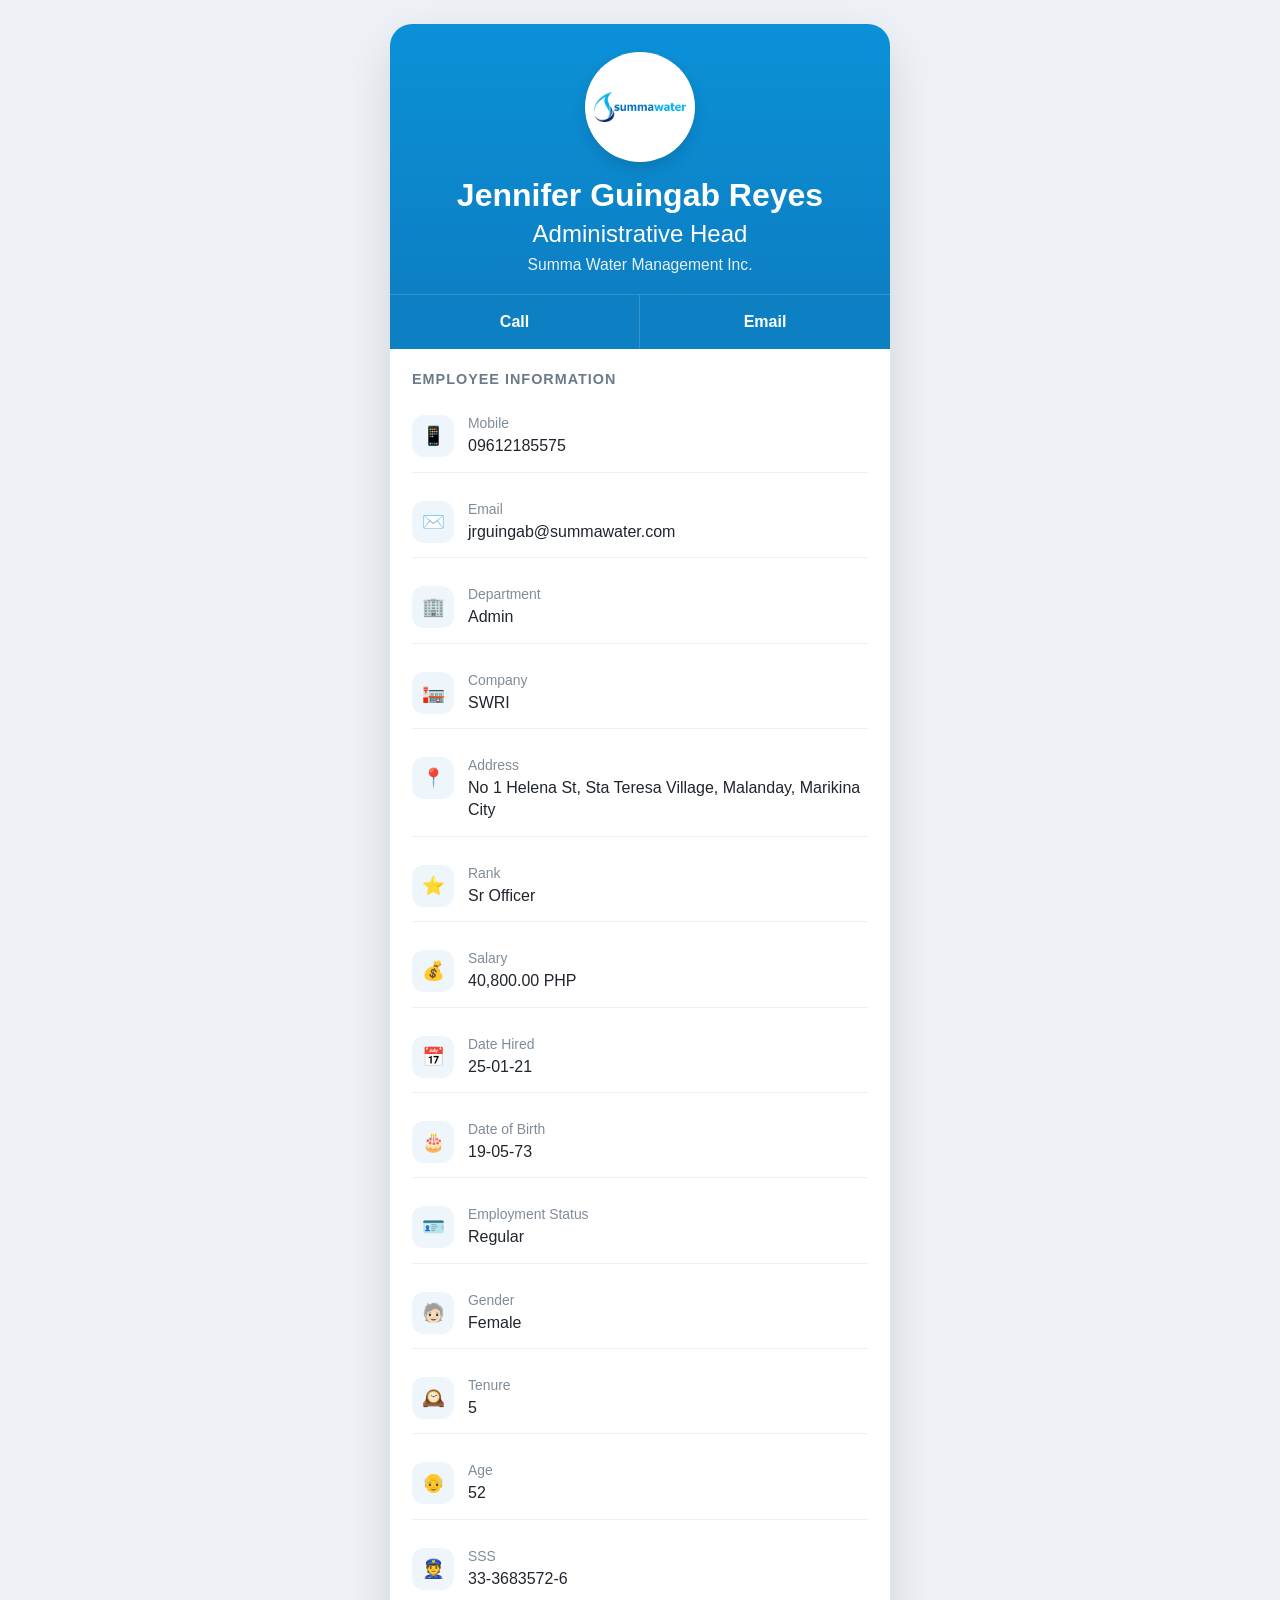
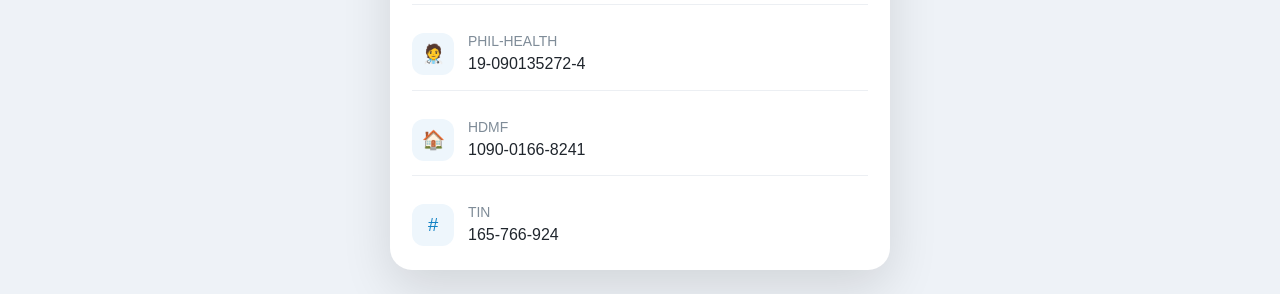
<file: employee information qr/index.html>
<!DOCTYPE html>
<html lang="en">
<head>
  <meta charset="UTF-8" />
  <meta name="viewport" content="width=device-width, initial-scale=1.0" />
  <link rel="stylesheet" href="style.css">
  <link rel="stylesheet" href="https://cdnjs.cloudflare.com/ajax/libs/font-awesome/6.5.0/css/all.min.css">
  <title>Employee QR Profile</title>
</head>
<body>
  <div class="card">
    <div class="header">
      <div class="logo-wrap">
        <img src="Company_Logo.png" alt="Company Logo" />
      </div>
      <div class="name">Jennifer Guingab Reyes</div>
      <div class="job-title">Administrative Head</div>
      <div class="company">Summa Water Management Inc.</div>
    </div>

    <div class="actions">
      <a href="tel:09612185575">Call</a>
      <a href="mailto:jrguingab@summawater.com">Email</a>
    </div>

    <div class="section">
      <div class="section-title">Employee Information</div>

      <div class="info-list">
        <div class="info-item">
          <div class="icon">📱</div>
          <div class="info-content">
            <div class="label">Mobile</div>
            <div class="value"><a href="tel:09612185575">09612185575</a></div>
          </div>
        </div>

        

        <div class="info-item">
          <div class="icon">✉️</div>
          <div class="info-content">
            <div class="label">Email</div>
            <div class="value"><a href="mailto:jrguingab@summawater.com">jrguingab@summawater.com</a></div>
          </div>
        </div>

        <div class="info-item">
          <div class="icon">🏢</div>
          <div class="info-content">
            <div class="label">Department</div>
            <div class="value">Admin</div>
          </div>
        </div>

        <div class="info-item">
          <div class="icon">🏣</div>
          <div class="info-content">
            <div class="label">Company</div>
            <div class="value">SWRI</div>
          </div>
        </div>

        <div class="info-item">
          <div class="icon">📍</div>
          <div class="info-content">
            <div class="label">Address</div>
            <div class="value">No 1 Helena St, Sta Teresa Village, Malanday, Marikina City</div>
          </div>
        </div>

        <div class="info-item">
          <div class="icon">⭐</div>
          <div class="info-content">
            <div class="label">Rank</div>
            <div class="value">Sr Officer</div>
          </div>
        </div>
    

        <div class="info-item">
          <div class="icon">💰</div>
          <div class="info-content">
            <div class="label">Salary</div>
            <div class="value">40,800.00 PHP</div>
          </div>
        </div>


        <div class="info-item">
          <div class="icon">📅</div>
          <div class="info-content">
            <div class="label">Date Hired</div>
            <div class="value">25-01-21</div>
          </div>
        </div>

        <div class="info-item">
          <div class="icon">🎂</div>
          <div class="info-content">
            <div class="label">Date of Birth</div>
            <div class="value">19-05-73</div>
          </div>
        </div>

        <div class="info-item">
          <div class="icon">🪪</div>
          <div class="info-content">
            <div class="label">Employment Status</div>
            <div class="value">Regular</div>
          </div>
        </div>

        <div class="info-item">
          <div class="icon">🧓🏻</div>
          <div class="info-content">
            <div class="label">Gender</div>
            <div class="value">Female</div>
          </div>
        </div>

        <div class="info-item">
          <div class="icon">🕰️</div>
          <div class="info-content">
            <div class="label">Tenure</div>
            <div class="value">5</div>
          </div>
        </div>

        <div class="info-item">
          <div class="icon">👴</div>
          <div class="info-content">
            <div class="label">Age</div>
            <div class="value">52</div>
          </div>
        </div>


        <div class="info-item">
          <div class="icon">👮</div>
          <div class="info-content">
            <div class="label">SSS</div>
            <div class="value">33-3683572-6</div>
          </div>
        </div>

        <div class="info-item">
          <div class="icon">🧑‍⚕️</div>
          <div class="info-content">
            <div class="label">PHIL-HEALTH</div>
            <div class="value">19-090135272-4</div>
          </div>
        </div>

        <div class="info-item">
          <div class="icon">🏠</div>
          <div class="info-content">
            <div class="label">HDMF</div>
            <div class="value">1090-0166-8241</div>
          </div>
        </div>


        <div class="info-item">
          <div class="icon">#️</div>
          <div class="info-content">
            <div class="label">TIN</div>
            <div class="value">165-766-924</div>
          </div>
        </div>





      </div>
    </div>

         
   
</body>
</html>
</file>
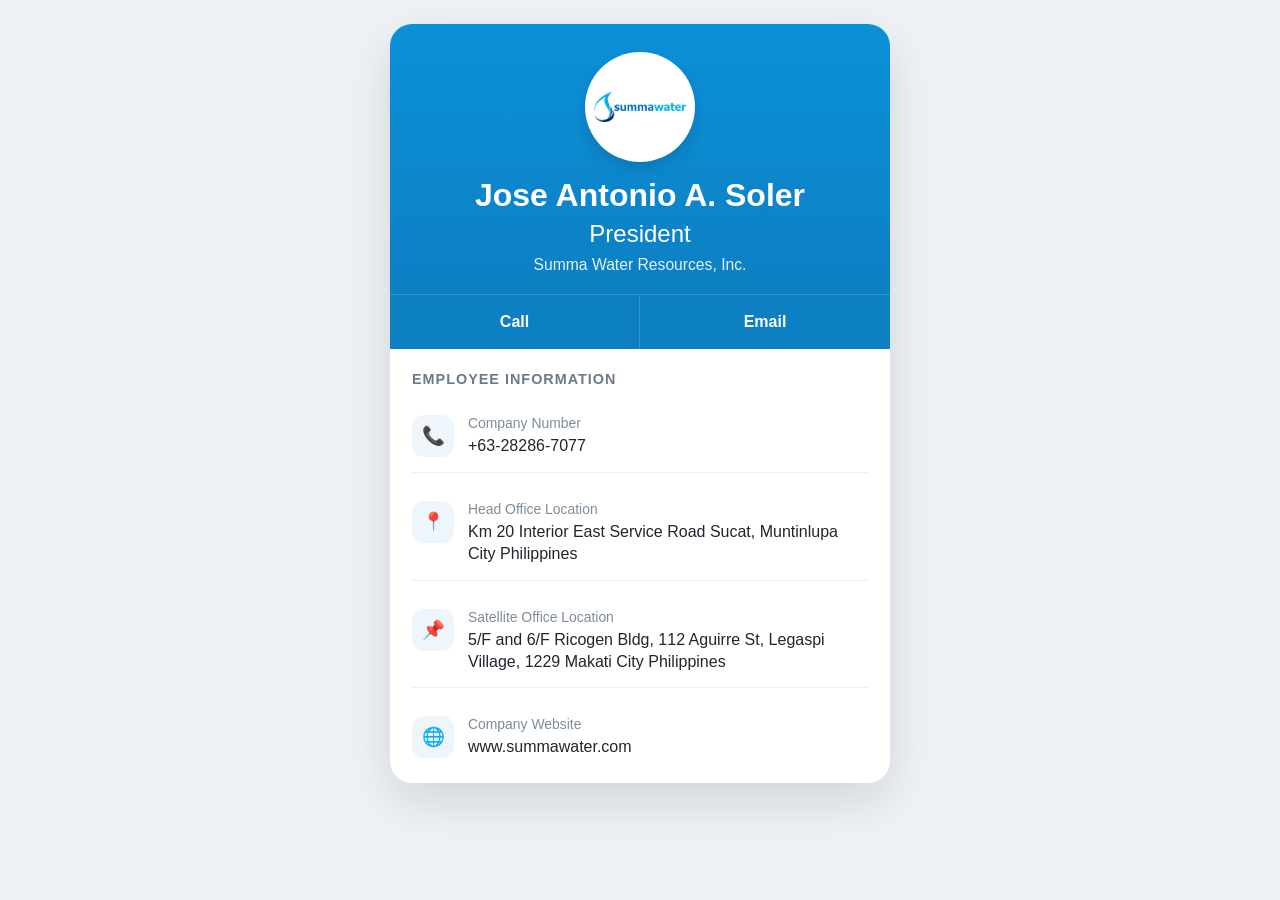
<file: employee information qr/Jose.html>
<!DOCTYPE html>
<html lang="en">
<head>
  <meta charset="UTF-8" />
  <meta name="viewport" content="width=device-width, initial-scale=1.0" />
  <link rel="stylesheet" href="style.css">
  <link rel="stylesheet" href="https://cdnjs.cloudflare.com/ajax/libs/font-awesome/6.5.0/css/all.min.css">
  <title>Employee QR Profile</title>
</head>
<body>
  <div class="card">
    <div class="header">
      <div class="logo-wrap">
        <img src="Company_Logo.png" alt="Company Logo" />
      </div>
      <div class="name">Jose Antonio A. Soler</div>
      <div class="job-title">President</div>
      <div class="company">Summa Water Resources, Inc.</div>
    </div>

    <div class="actions">
      <a href="tel:09175319824">Call</a>
      <a href="mailto:chesoler@gmail.com">Email</a>
    </div>

    <div class="section">
      <div class="section-title">Employee Information</div>

      


        <div class="info-list">
        <div class="info-item">
          <div class="icon">📞</div>
          <div class="info-content">
            <div class="label">Company Number</div>
            <div class="value"><a href="tel:+63282867077">+63-28286-7077</a></div>
          </div>
        </div>

        

        

        <div class="info-item">
          <div class="icon">📍</div>
          <div class="info-content">
            <div class="label">Head Office Location</div>
            <div class="value">Km 20 Interior East Service Road Sucat, Muntinlupa City Philippines</div>
          </div>
        </div>



        <div class="info-item">
          <div class="icon">📌</div>
          <div class="info-content">
            <div class="label">Satellite Office Location</div>
            <div class="value">5/F and 6/F Ricogen Bldg, 112 Aguirre St, Legaspi Village, 1229 Makati City Philippines</div>
          </div>
        </div>


        <div class="info-item">
          <div class="icon">🌐</div>
          <div class="info-content">
            <div class="label">Company Website</div>
            <div class="value"><a href="https://summawater.com/">www.summawater.com</a></div>
          </div>
        </div>

       

      </div>
    </div>

         
   
</body>
</html>
</file>
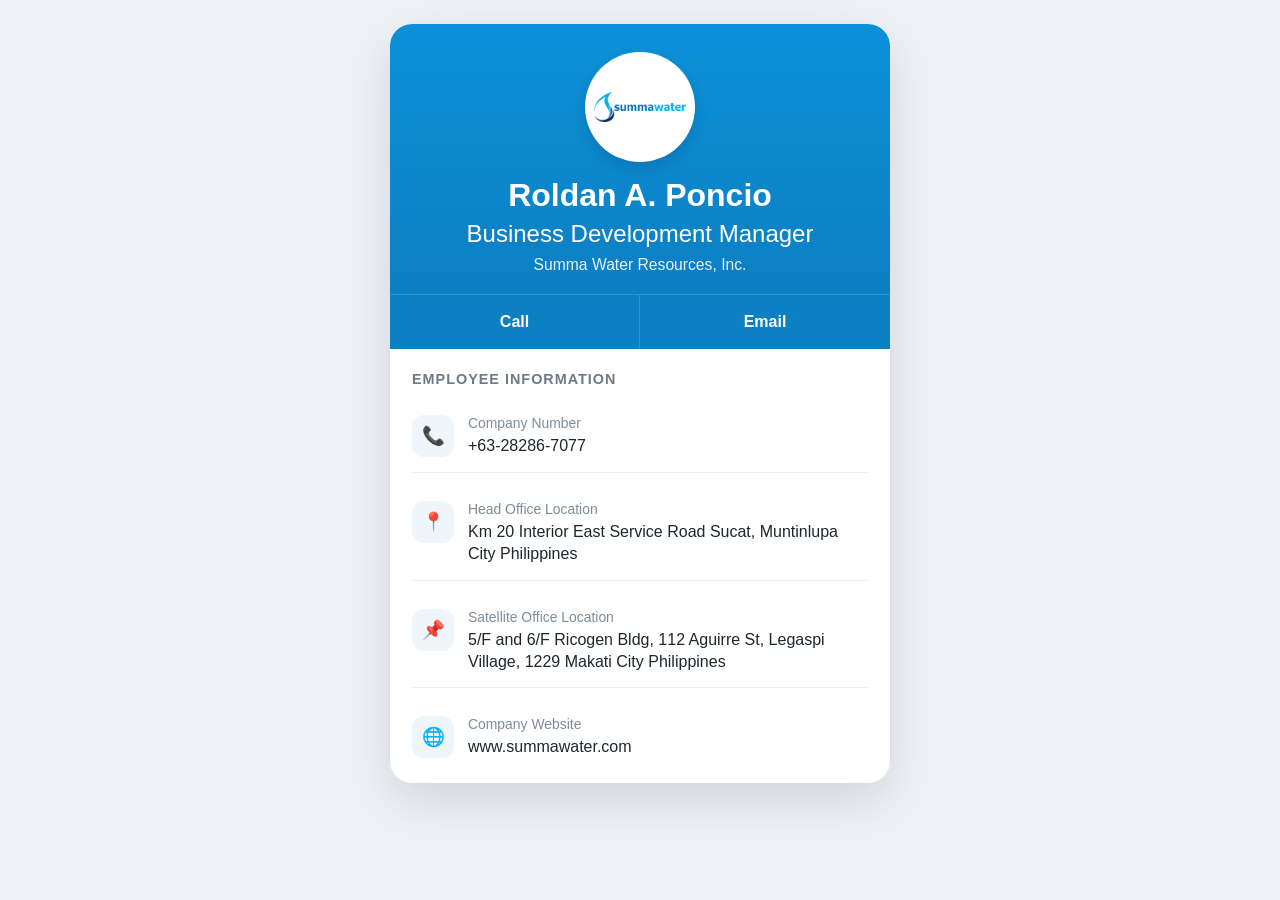
<file: employee information qr/Roldan.html>
<!DOCTYPE html>
<html lang="en">
<head>
  <meta charset="UTF-8" />
  <meta name="viewport" content="width=device-width, initial-scale=1.0" />
  <link rel="stylesheet" href="style.css">
  <link rel="stylesheet" href="https://cdnjs.cloudflare.com/ajax/libs/font-awesome/6.5.0/css/all.min.css">
  <title>Employee QR Profile</title>
</head>
<body>
  <div class="card">
    <div class="header">
      <div class="logo-wrap">
        <img src="Company_Logo.png" alt="Company Logo" />
      </div>
      <div class="name">Roldan A. Poncio</div>
      <div class="job-title">Business Development Manager</div>
      <div class="company">Summa Water Resources, Inc.</div>
    </div>

    <div class="actions">
      <a href="tel:09612185575">Call</a>
      <a href="raponcio@summawater.com">Email</a>
    </div>

    <div class="section">
      <div class="section-title">Employee Information</div>

      


        <div class="info-list">
        <div class="info-item">
          <div class="icon">📞</div>
          <div class="info-content">
            <div class="label">Company Number</div>
            <div class="value"><a href="tel:+63282867077">+63-28286-7077</a></div>
          </div>
        </div>

        

        

        <div class="info-item">
          <div class="icon">📍</div>
          <div class="info-content">
            <div class="label">Head Office Location</div>
            <div class="value">Km 20 Interior East Service Road Sucat, Muntinlupa City Philippines</div>
          </div>
        </div>



        <div class="info-item">
          <div class="icon">📌</div>
          <div class="info-content">
            <div class="label">Satellite Office Location</div>
            <div class="value">5/F and 6/F Ricogen Bldg, 112 Aguirre St, Legaspi Village, 1229 Makati City Philippines</div>
          </div>
        </div>


        <div class="info-item">
          <div class="icon">🌐</div>
          <div class="info-content">
            <div class="label">Company Website</div>
            <div class="value"><a href="https://summawater.com/">www.summawater.com</a></div>
          </div>
        </div>

       

      </div>
    </div>

         
   
</body>
</html>
</file>
<file: employee information qr/style.css>
* {
  box-sizing: border-box;
  margin: 0;
  padding: 0;
  font-family: Arial, Helvetica, sans-serif;
}

body {
  background: #eef2f7;
  min-height: 100vh;
  display: flex;
  justify-content: center;
  align-items: flex-start;
  padding: 24px;
}

.card {
  width: 100%;
  max-width: 500px;
  background: #ffffff;
  border-radius: 22px;
  overflow: hidden;
  box-shadow: 0 18px 50px rgba(0, 0, 0, 0.12);
}

.header {
  background: linear-gradient(180deg, #0b91d8, #0d7fc3);
  color: white;
  text-align: center;
  padding: 28px 20px 20px;
}

.logo-wrap {
  width: 110px;
  height: 110px;
  margin: 0 auto 14px;
  background: #fff;
  border-radius: 50%;
  display: flex;
  align-items: center;
  justify-content: center;
  box-shadow: 0 6px 14px rgba(0, 0, 0, 0.12);
  overflow: hidden;
  border: 4px solid rgba(255,255,255,0.6);
}

.logo-wrap img {
  width: 90%;
  height: 90%;
  object-fit: contain;
}

.name {
  font-size: 2rem;
  font-weight: 700;
  line-height: 1.2;
  margin-bottom: 6px;
}

.job-title {
  font-size: 1.5rem;
  opacity: 1;
  margin-bottom: 8px;
}

.company {
  font-size: 0.98rem;
  opacity: 0.9;
}

.actions {
  display: grid;
  grid-template-columns: 1fr 1fr;
  background: #0d7fc3;
  border-top: 1px solid rgba(255,255,255,0.15);
}

.actions a {
  text-decoration: none;
  color: white;
  text-align: center;
  padding: 18px 10px;
  font-weight: 700;
  border-right: 1px solid rgba(255,255,255,0.15);
  transition: background 0.2s ease;
}

.actions a:last-child {
  border-right: none;
}

.actions a:hover {
  background: rgba(255,255,255,0.08);
}

.section {
  padding: 22px 22px 10px;
}

.section-title {
  font-size: 0.9rem;
  text-transform: uppercase;
  letter-spacing: 1px;
  color: #6c7a89;
  margin-bottom: 14px;
  font-weight: 700;
}

.info-list {
  display: flex;
  flex-direction: column;
  gap: 14px;
}

.info-item {
  display: flex;
  gap: 14px;
  align-items: flex-start;
  padding: 14px 0;
  border-bottom: 1px solid #eceff3;
}

.info-item:last-child {
  border-bottom: none;
}

.icon {
  width: 42px;
  height: 42px;
  border-radius: 12px;
  background: #eef6fc;
  color: #0d7fc3;
  display: flex;
  align-items: center;
  justify-content: center;
  font-size: 1.15rem;
  flex-shrink: 0;
}

.info-content {
  flex: 1;
  min-width: 0;
}

.info-content .label {
  font-size: 0.87rem;
  color: #7f8c98;
  margin-bottom: 4px;
}

.info-content .value,
.info-content .value a {
  font-size: 1rem;
  color: #20262d;
  text-decoration: none;
  word-break: break-word;
  overflow-wrap: break-word;
  white-space: normal;
  line-height: 1.4;
}

.footer {
  padding: 16px 22px 24px;
}

.note {
  background: #f7f9fb;
  border: 1px solid #e8edf2;
  border-radius: 14px;
  padding: 14px;
  color: #586574;
  font-size: 0.92rem;
  line-height: 1.5;
}

@media (max-width: 480px) {
  .name {
    font-size: 1.7rem;
  }

  .job-title {
    font-size: 1rem;
  }

  .logo-wrap {
    width: 76px;
    height: 76px;
  }
}
</file>
